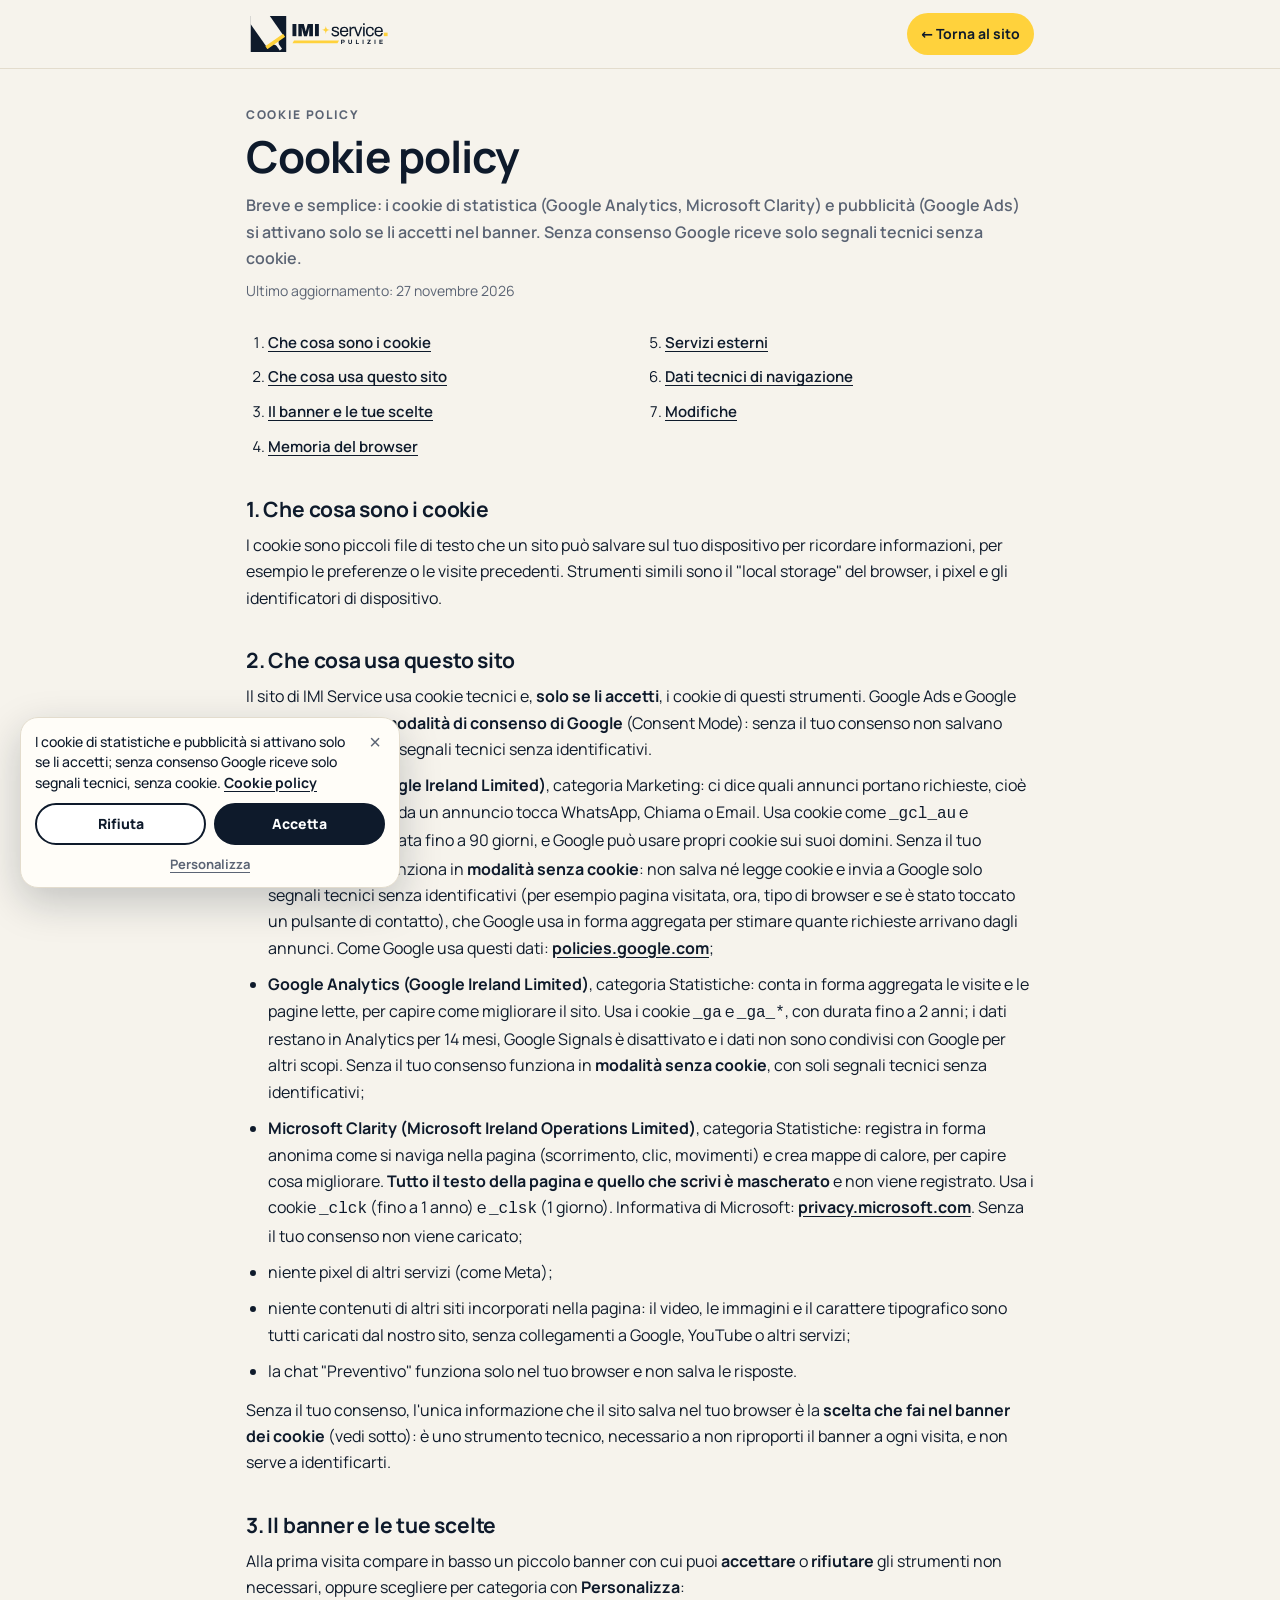
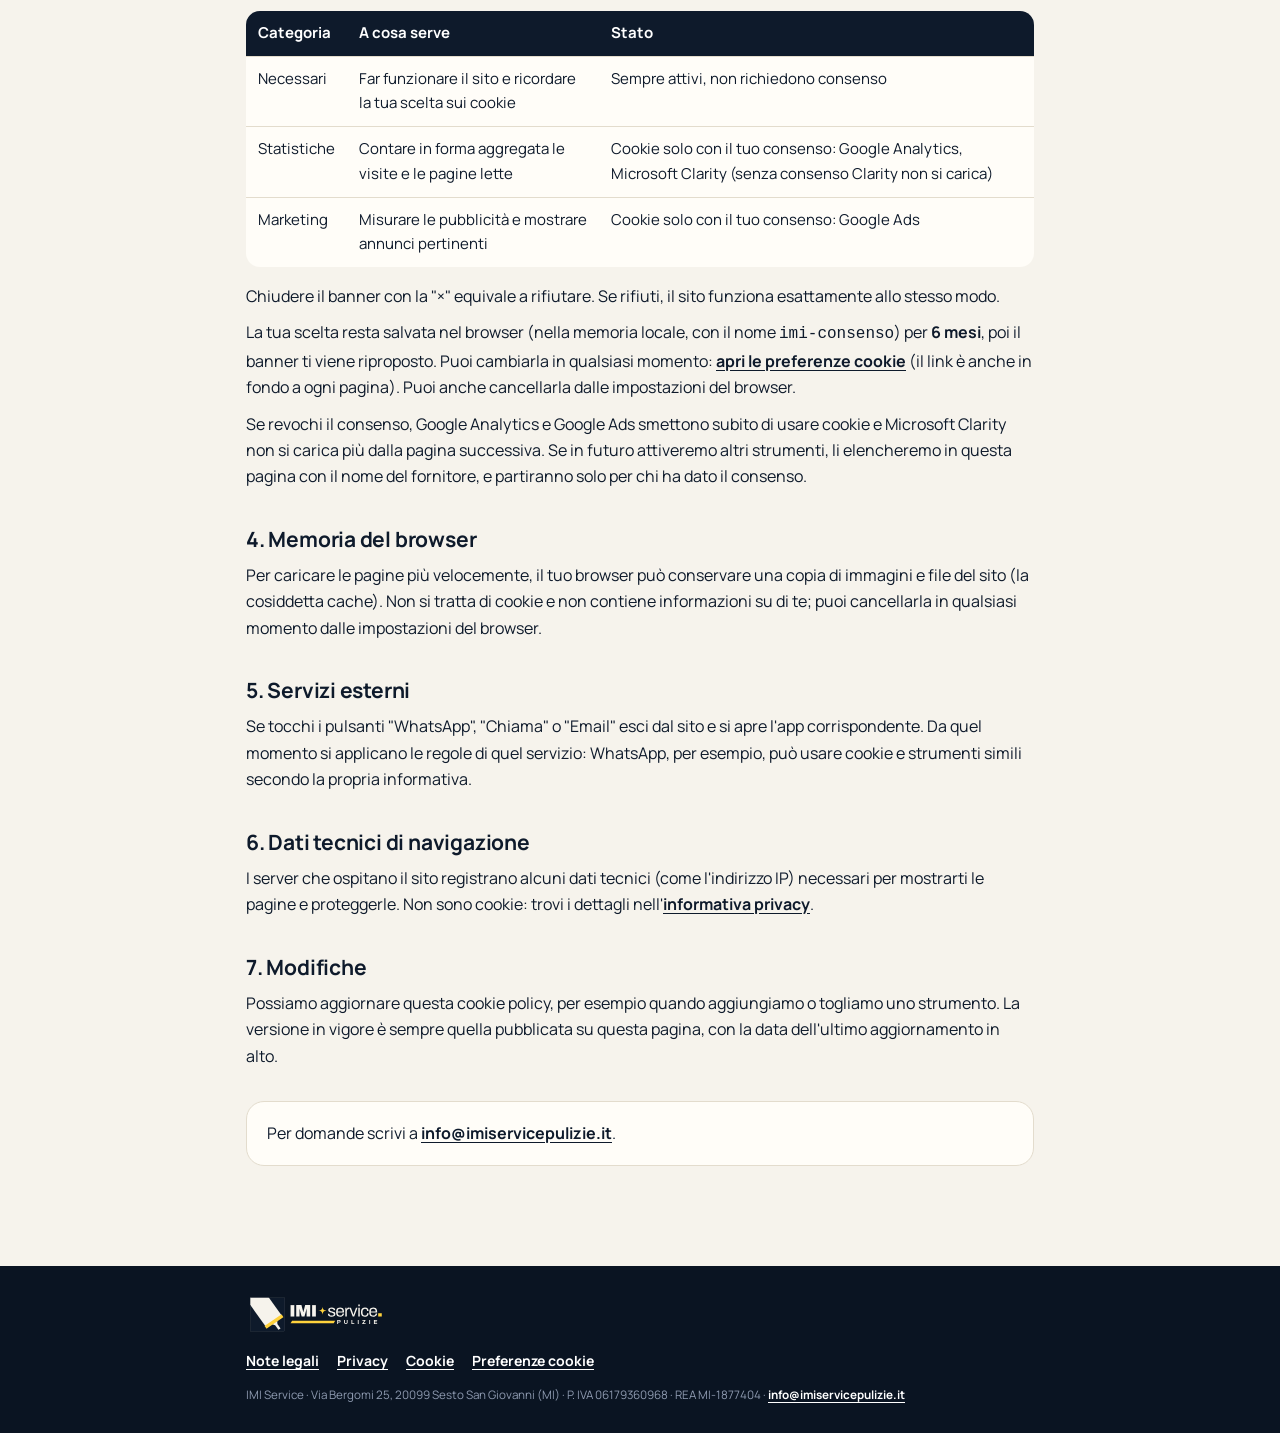
<file: cookie.html>
<!doctype html>
<html lang="it">
<head>
  <meta charset="utf-8">
  <!-- Tag Google (Google Ads + Google Analytics) con Consent Mode v2 avanzato: senza consenso nessun cookie,
       solo segnali anonimi; la scelta del banner la aggiorna assets/js/misura.js. ID anche in assets/js/config.js -->
  <script>
    window.dataLayer = window.dataLayer || [];
    function gtag(){dataLayer.push(arguments);}
    (function(){var c={};try{var v=JSON.parse(localStorage.getItem('imi-consenso'));if(v&&v.v===1&&Date.now()-v.data<15552e6)c=v;}catch(e){}
      var m=c.marketing?'granted':'denied',s=c.statistiche?'granted':'denied';
      gtag('consent','default',{ad_storage:m,ad_user_data:m,ad_personalization:m,analytics_storage:s,wait_for_update:500});})();
    gtag('set','ads_data_redaction',true);
    gtag('js', new Date());
    gtag('config', 'AW-18595507068');
    gtag('config', 'G-V21M676MHH');
  </script>
  <script async src="https://www.googletagmanager.com/gtag/js?id=AW-18595507068"></script>
  <meta name="viewport" content="width=device-width, initial-scale=1">
  <title>Cookie policy | IMI Service</title>
  <meta name="description" content="Cookie policy del sito di IMI Service: quali strumenti usa il sito, come funziona il banner e come cambiare le tue scelte.">
  <link rel="canonical" href="https://imiservicepulizie.it/cookie">
  <meta name="theme-color" content="#F6F3EC">
  <link rel="icon" href="assets/img/logo/simbolo.svg" type="image/svg+xml">
  <link rel="apple-touch-icon" href="assets/img/apple-touch-icon.png">
  <link rel="preload" as="font" type="font/woff2" href="assets/fonts/manrope-latin.woff2" crossorigin>
  <link rel="stylesheet" href="assets/css/legale.css">
  <script type="application/ld+json">{"@context": "https://schema.org", "@graph": [{"@type": "WebPage", "@id": "https://imiservicepulizie.it/cookie#pagina", "url": "https://imiservicepulizie.it/cookie", "name": "Cookie policy | IMI Service", "description": "Cookie policy del sito di IMI Service: quali strumenti usa il sito, come funziona il banner e come cambiare le tue scelte.", "inLanguage": "it-IT", "dateModified": "2026-11-27", "isPartOf": {"@id": "https://imiservicepulizie.it/#sito"}, "publisher": {"@id": "https://imiservicepulizie.it/#impresa"}}, {"@type": "BreadcrumbList", "itemListElement": [{"@type": "ListItem", "position": 1, "name": "Home", "item": "https://imiservicepulizie.it/"}, {"@type": "ListItem", "position": 2, "name": "Cookie policy", "item": "https://imiservicepulizie.it/cookie"}]}]}</script>
  <script src="assets/js/consenso.js" defer></script>
</head>
<body>
<header class="top"><div class="in">
  <a href="/" aria-label="IMI Service, torna alla home"><img src="assets/img/logo/logo.svg" alt="IMI service pulizie" width="150" height="48"></a>
  <a class="back" href="/">← Torna al sito</a>
</div></header>
<main>
  <p class="kicker">Cookie policy</p>
  <h1>Cookie policy</h1>
  <p class="lead">Breve e semplice: i cookie di statistica (Google Analytics, Microsoft Clarity) e pubblicità (Google Ads) si attivano solo se li accetti nel banner. Senza consenso Google riceve solo segnali tecnici senza cookie.</p>
  <p class="upd">Ultimo aggiornamento: 27 novembre 2026</p>
  <nav class="toc" aria-label="Indice"><ol><li><a href="#cosa">Che cosa sono i cookie</a></li><li><a href="#nostri">Che cosa usa questo sito</a></li><li><a href="#banner">Il banner e le tue scelte</a></li><li><a href="#cache">Memoria del browser</a></li><li><a href="#esterni">Servizi esterni</a></li><li><a href="#server">Dati tecnici di navigazione</a></li><li><a href="#modifiche">Modifiche</a></li></ol></nav>

  <h2 id="cosa">1. Che cosa sono i cookie</h2>
  <p>I cookie sono piccoli file di testo che un sito può salvare sul tuo dispositivo per ricordare informazioni, per esempio le preferenze o le visite precedenti. Strumenti simili sono il "local storage" del browser, i pixel e gli identificatori di dispositivo.</p>

  <h2 id="nostri">2. Che cosa usa questo sito</h2>
  <p>Il sito di IMI Service usa cookie tecnici e, <b>solo se li accetti</b>, i cookie di questi strumenti. Google Ads e Google Analytics usano la <b>modalità di consenso di Google</b> (Consent Mode): senza il tuo consenso non salvano cookie e inviano solo segnali tecnici senza identificativi.</p>
  <ul>
    <li><b>Google Ads (Google Ireland Limited)</b>, categoria Marketing: ci dice quali annunci portano richieste, cioè quando chi arriva da un annuncio tocca WhatsApp, Chiama o Email. Usa cookie come <code>_gcl_au</code> e <code>_gcl_aw</code>, con durata fino a 90 giorni, e Google può usare propri cookie sui suoi domini. Senza il tuo consenso il tag funziona in <b>modalità senza cookie</b>: non salva né legge cookie e invia a Google solo segnali tecnici senza identificativi (per esempio pagina visitata, ora, tipo di browser e se è stato toccato un pulsante di contatto), che Google usa in forma aggregata per stimare quante richieste arrivano dagli annunci. Come Google usa questi dati: <a href="https://policies.google.com/technologies/ads?hl=it" rel="noopener">policies.google.com</a>;</li>
    <li><b>Google Analytics (Google Ireland Limited)</b>, categoria Statistiche: conta in forma aggregata le visite e le pagine lette, per capire come migliorare il sito. Usa i cookie <code>_ga</code> e <code>_ga_*</code>, con durata fino a 2 anni; i dati restano in Analytics per 14 mesi, Google Signals è disattivato e i dati non sono condivisi con Google per altri scopi. Senza il tuo consenso funziona in <b>modalità senza cookie</b>, con soli segnali tecnici senza identificativi;</li>
    <li><b>Microsoft Clarity (Microsoft Ireland Operations Limited)</b>, categoria Statistiche: registra in forma anonima come si naviga nella pagina (scorrimento, clic, movimenti) e crea mappe di calore, per capire cosa migliorare. <b>Tutto il testo della pagina e quello che scrivi è mascherato</b> e non viene registrato. Usa i cookie <code>_clck</code> (fino a 1 anno) e <code>_clsk</code> (1 giorno). Informativa di Microsoft: <a href="https://privacy.microsoft.com/it-it/privacystatement" rel="noopener">privacy.microsoft.com</a>. Senza il tuo consenso non viene caricato;</li>
    <li>niente pixel di altri servizi (come Meta);</li>
    <li>niente contenuti di altri siti incorporati nella pagina: il video, le immagini e il carattere tipografico sono tutti caricati dal nostro sito, senza collegamenti a Google, YouTube o altri servizi;</li>
    <li>la chat "Preventivo" funziona solo nel tuo browser e non salva le risposte.</li>
  </ul>
  <p>Senza il tuo consenso, l'unica informazione che il sito salva nel tuo browser è la <b>scelta che fai nel banner dei cookie</b> (vedi sotto): è uno strumento tecnico, necessario a non riproporti il banner a ogni visita, e non serve a identificarti.</p>

  <h2 id="banner">3. Il banner e le tue scelte</h2>
  <p>Alla prima visita compare in basso un piccolo banner con cui puoi <b>accettare</b> o <b>rifiutare</b> gli strumenti non necessari, oppure scegliere per categoria con <b>Personalizza</b>:</p>
  <table>
    <thead><tr><th>Categoria</th><th>A cosa serve</th><th>Stato</th></tr></thead>
    <tbody>
      <tr><td data-l="Categoria">Necessari</td><td data-l="A cosa serve">Far funzionare il sito e ricordare la tua scelta sui cookie</td><td data-l="Stato">Sempre attivi, non richiedono consenso</td></tr>
      <tr><td data-l="Categoria">Statistiche</td><td data-l="A cosa serve">Contare in forma aggregata le visite e le pagine lette</td><td data-l="Stato">Cookie solo con il tuo consenso: Google Analytics, Microsoft Clarity (senza consenso Clarity non si carica)</td></tr>
      <tr><td data-l="Categoria">Marketing</td><td data-l="A cosa serve">Misurare le pubblicità e mostrare annunci pertinenti</td><td data-l="Stato">Cookie solo con il tuo consenso: Google Ads</td></tr>
    </tbody>
  </table>
  <p>Chiudere il banner con la "×" equivale a rifiutare. Se rifiuti, il sito funziona esattamente allo stesso modo.</p>
  <p>La tua scelta resta salvata nel browser (nella memoria locale, con il nome <code>imi-consenso</code>) per <b>6 mesi</b>, poi il banner ti viene riproposto. Puoi cambiarla in qualsiasi momento: <a href="/cookie" data-cookie-pref>apri le preferenze cookie</a> (il link è anche in fondo a ogni pagina). Puoi anche cancellarla dalle impostazioni del browser.</p>
  <p>Se revochi il consenso, Google Analytics e Google Ads smettono subito di usare cookie e Microsoft Clarity non si carica più dalla pagina successiva. Se in futuro attiveremo altri strumenti, li elencheremo in questa pagina con il nome del fornitore, e partiranno solo per chi ha dato il consenso.</p>

  <h2 id="cache">4. Memoria del browser</h2>
  <p>Per caricare le pagine più velocemente, il tuo browser può conservare una copia di immagini e file del sito (la cosiddetta cache). Non si tratta di cookie e non contiene informazioni su di te; puoi cancellarla in qualsiasi momento dalle impostazioni del browser.</p>

  <h2 id="esterni">5. Servizi esterni</h2>
  <p>Se tocchi i pulsanti "WhatsApp", "Chiama" o "Email" esci dal sito e si apre l'app corrispondente. Da quel momento si applicano le regole di quel servizio: WhatsApp, per esempio, può usare cookie e strumenti simili secondo la propria informativa.</p>

  <h2 id="server">6. Dati tecnici di navigazione</h2>
  <p>I server che ospitano il sito registrano alcuni dati tecnici (come l'indirizzo IP) necessari per mostrarti le pagine e proteggerle. Non sono cookie: trovi i dettagli nell'<a href="/privacy">informativa privacy</a>.</p>

  <h2 id="modifiche">7. Modifiche</h2>
  <p>Possiamo aggiornare questa cookie policy, per esempio quando aggiungiamo o togliamo uno strumento. La versione in vigore è sempre quella pubblicata su questa pagina, con la data dell'ultimo aggiornamento in alto.</p>

  <div class="box" style="margin-top:32px"><p>Per domande scrivi a <a href="mailto:info@imiservicepulizie.it">info@imiservicepulizie.it</a>.</p></div>

</main>
<footer><div class="in">
  <img src="assets/img/logo/logo-negativo.svg" alt="IMI service pulizie" width="140" height="45">
  <nav aria-label="Informazioni legali"><a href="/note-legali">Note legali</a><a href="/privacy">Privacy</a><a href="/cookie">Cookie</a><a href="/cookie" data-cookie-pref>Preferenze cookie</a></nav>
  <small>IMI Service · Via Bergomi 25, 20099 Sesto San Giovanni (MI) · P. IVA 06179360968 · REA MI-1877404 · <a href="mailto:info@imiservicepulizie.it">info@imiservicepulizie.it</a></small>
</div></footer>
</body>
</html>
</file>
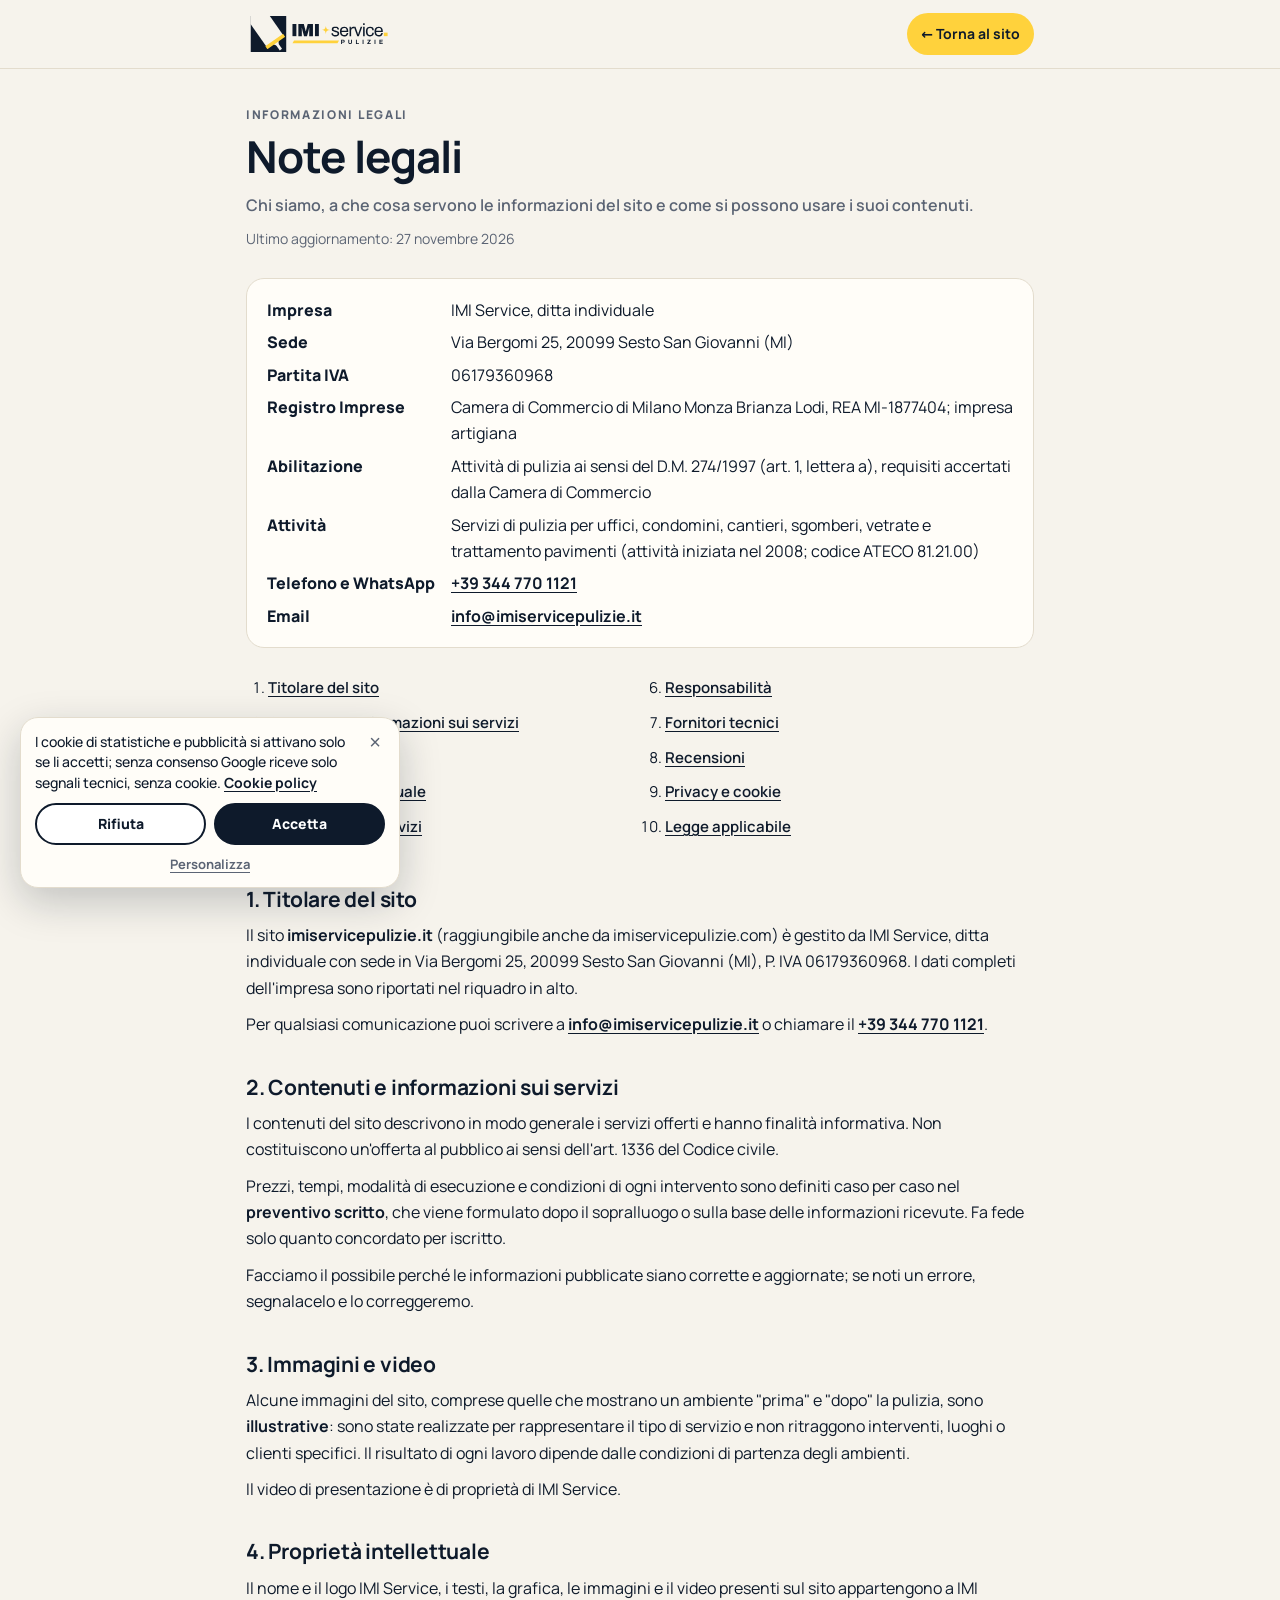
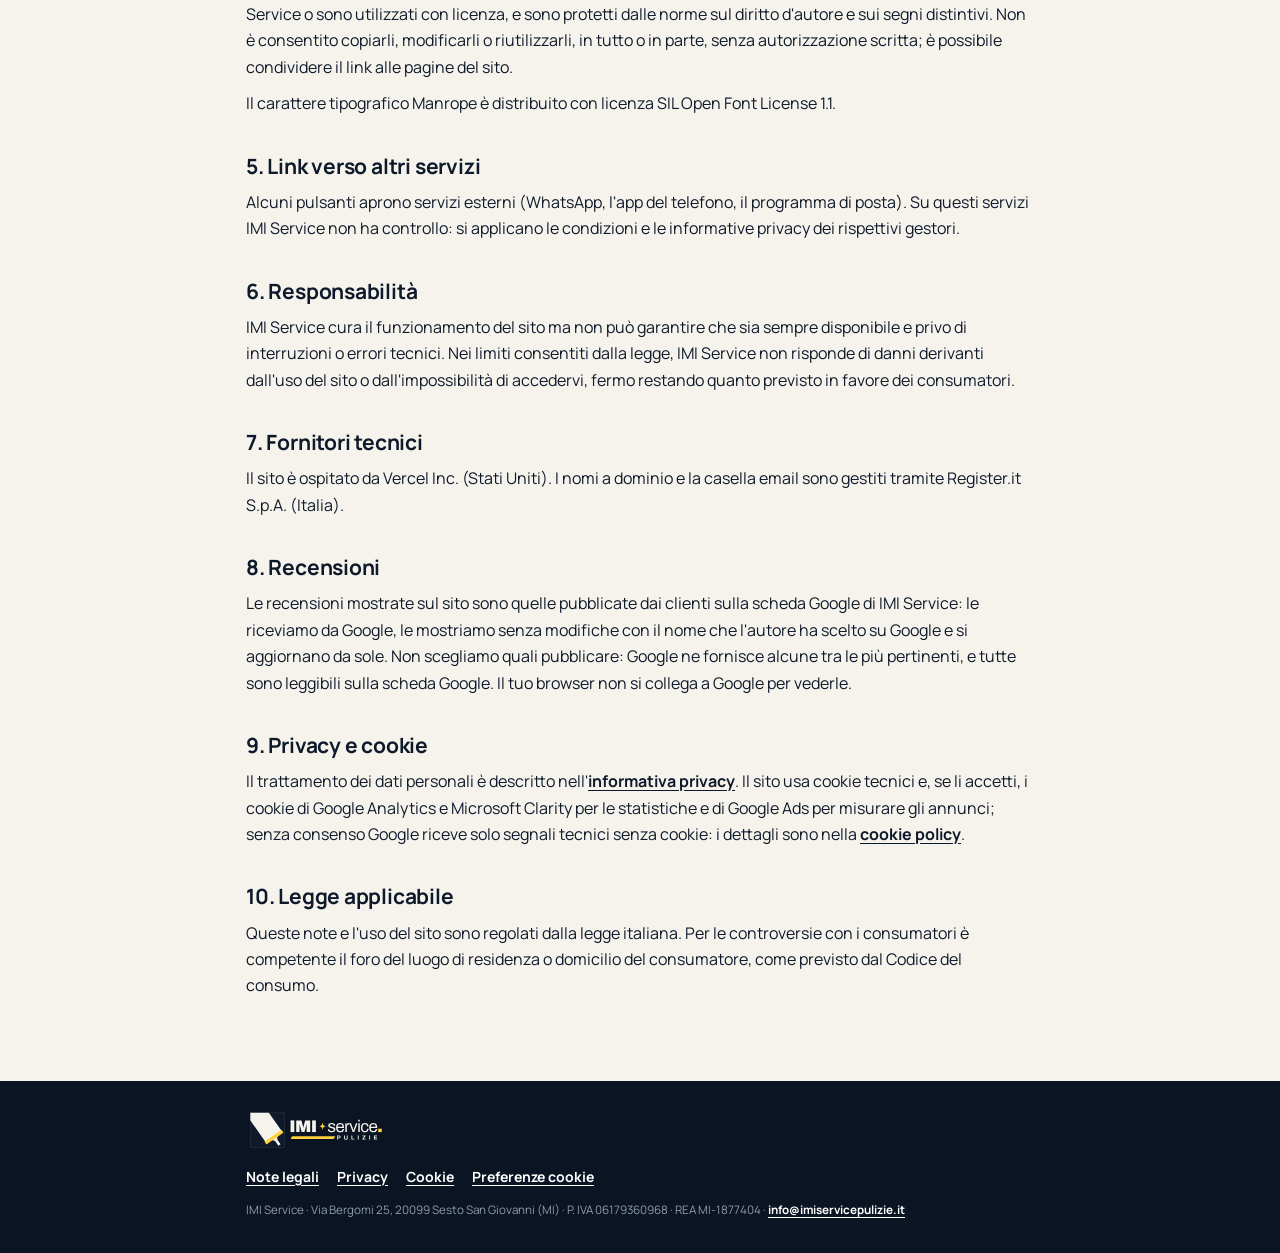
<file: note-legali.html>
<!doctype html>
<html lang="it">
<head>
  <meta charset="utf-8">
  <!-- Tag Google (Google Ads + Google Analytics) con Consent Mode v2 avanzato: senza consenso nessun cookie,
       solo segnali anonimi; la scelta del banner la aggiorna assets/js/misura.js. ID anche in assets/js/config.js -->
  <script>
    window.dataLayer = window.dataLayer || [];
    function gtag(){dataLayer.push(arguments);}
    (function(){var c={};try{var v=JSON.parse(localStorage.getItem('imi-consenso'));if(v&&v.v===1&&Date.now()-v.data<15552e6)c=v;}catch(e){}
      var m=c.marketing?'granted':'denied',s=c.statistiche?'granted':'denied';
      gtag('consent','default',{ad_storage:m,ad_user_data:m,ad_personalization:m,analytics_storage:s,wait_for_update:500});})();
    gtag('set','ads_data_redaction',true);
    gtag('js', new Date());
    gtag('config', 'AW-18595507068');
    gtag('config', 'G-V21M676MHH');
  </script>
  <script async src="https://www.googletagmanager.com/gtag/js?id=AW-18595507068"></script>
  <meta name="viewport" content="width=device-width, initial-scale=1">
  <title>Note legali | IMI Service</title>
  <meta name="description" content="Note legali del sito di IMI Service, impresa di pulizie a Sesto San Giovanni: dati dell'impresa, contenuti, immagini, proprietà intellettuale.">
  <link rel="canonical" href="https://imiservicepulizie.it/note-legali">
  <meta name="theme-color" content="#F6F3EC">
  <link rel="icon" href="assets/img/logo/simbolo.svg" type="image/svg+xml">
  <link rel="apple-touch-icon" href="assets/img/apple-touch-icon.png">
  <link rel="preload" as="font" type="font/woff2" href="assets/fonts/manrope-latin.woff2" crossorigin>
  <link rel="stylesheet" href="assets/css/legale.css">
  <script type="application/ld+json">{"@context": "https://schema.org", "@graph": [{"@type": "WebPage", "@id": "https://imiservicepulizie.it/note-legali#pagina", "url": "https://imiservicepulizie.it/note-legali", "name": "Note legali | IMI Service", "description": "Note legali del sito di IMI Service, impresa di pulizie a Sesto San Giovanni: dati dell'impresa, contenuti, immagini, proprietà intellettuale.", "inLanguage": "it-IT", "dateModified": "2026-11-27", "isPartOf": {"@id": "https://imiservicepulizie.it/#sito"}, "publisher": {"@id": "https://imiservicepulizie.it/#impresa"}}, {"@type": "BreadcrumbList", "itemListElement": [{"@type": "ListItem", "position": 1, "name": "Home", "item": "https://imiservicepulizie.it/"}, {"@type": "ListItem", "position": 2, "name": "Note legali", "item": "https://imiservicepulizie.it/note-legali"}]}]}</script>
  <script src="assets/js/consenso.js" defer></script>
</head>
<body>
<header class="top"><div class="in">
  <a href="/" aria-label="IMI Service, torna alla home"><img src="assets/img/logo/logo.svg" alt="IMI service pulizie" width="150" height="48"></a>
  <a class="back" href="/">← Torna al sito</a>
</div></header>
<main>
  <p class="kicker">Informazioni legali</p>
  <h1>Note legali</h1>
  <p class="lead">Chi siamo, a che cosa servono le informazioni del sito e come si possono usare i suoi contenuti.</p>
  <p class="upd">Ultimo aggiornamento: 27 novembre 2026</p>
  <div class="box"><dl>
    <dt>Impresa</dt><dd>IMI Service, ditta individuale</dd>
    <dt>Sede</dt><dd>Via Bergomi 25, 20099 Sesto San Giovanni (MI)</dd>
    <dt>Partita IVA</dt><dd>06179360968</dd>
    <dt>Registro Imprese</dt><dd>Camera di Commercio di Milano Monza Brianza Lodi, REA MI-1877404; impresa artigiana</dd>
    <dt>Abilitazione</dt><dd>Attività di pulizia ai sensi del D.M. 274/1997 (art. 1, lettera a), requisiti accertati dalla Camera di Commercio</dd>
    <dt>Attività</dt><dd>Servizi di pulizia per uffici, condomini, cantieri, sgomberi, vetrate e trattamento pavimenti (attività iniziata nel 2008; codice ATECO 81.21.00)</dd>
    <dt>Telefono e WhatsApp</dt><dd><a href="tel:+393447701121">+39 344 770 1121</a></dd>
    <dt>Email</dt><dd><a href="mailto:info@imiservicepulizie.it">info@imiservicepulizie.it</a></dd>
  </dl></div>
  <nav class="toc" aria-label="Indice"><ol><li><a href="#titolare">Titolare del sito</a></li><li><a href="#contenuti">Contenuti e informazioni sui servizi</a></li><li><a href="#immagini">Immagini e video</a></li><li><a href="#proprieta">Proprietà intellettuale</a></li><li><a href="#link">Link verso altri servizi</a></li><li><a href="#responsabilita">Responsabilità</a></li><li><a href="#hosting">Fornitori tecnici</a></li><li><a href="#recensioni">Recensioni</a></li><li><a href="#privacy">Privacy e cookie</a></li><li><a href="#legge">Legge applicabile</a></li></ol></nav>

  <h2 id="titolare">1. Titolare del sito</h2>
  <p>Il sito <b>imiservicepulizie.it</b> (raggiungibile anche da imiservicepulizie.com) è gestito da IMI Service, ditta individuale con sede in Via Bergomi 25, 20099 Sesto San Giovanni (MI), P. IVA 06179360968. I dati completi dell'impresa sono riportati nel riquadro in alto.</p>
  <p>Per qualsiasi comunicazione puoi scrivere a <a href="mailto:info@imiservicepulizie.it">info@imiservicepulizie.it</a> o chiamare il <a href="tel:+393447701121">+39 344 770 1121</a>.</p>

  <h2 id="contenuti">2. Contenuti e informazioni sui servizi</h2>
  <p>I contenuti del sito descrivono in modo generale i servizi offerti e hanno finalità informativa. Non costituiscono un'offerta al pubblico ai sensi dell'art. 1336 del Codice civile.</p>
  <p>Prezzi, tempi, modalità di esecuzione e condizioni di ogni intervento sono definiti caso per caso nel <b>preventivo scritto</b>, che viene formulato dopo il sopralluogo o sulla base delle informazioni ricevute. Fa fede solo quanto concordato per iscritto.</p>
  <p>Facciamo il possibile perché le informazioni pubblicate siano corrette e aggiornate; se noti un errore, segnalacelo e lo correggeremo.</p>

  <h2 id="immagini">3. Immagini e video</h2>
  <p>Alcune immagini del sito, comprese quelle che mostrano un ambiente "prima" e "dopo" la pulizia, sono <b>illustrative</b>: sono state realizzate per rappresentare il tipo di servizio e non ritraggono interventi, luoghi o clienti specifici. Il risultato di ogni lavoro dipende dalle condizioni di partenza degli ambienti.</p>
  <p>Il video di presentazione è di proprietà di IMI Service.</p>

  <h2 id="proprieta">4. Proprietà intellettuale</h2>
  <p>Il nome e il logo IMI Service, i testi, la grafica, le immagini e il video presenti sul sito appartengono a IMI Service o sono utilizzati con licenza, e sono protetti dalle norme sul diritto d'autore e sui segni distintivi. Non è consentito copiarli, modificarli o riutilizzarli, in tutto o in parte, senza autorizzazione scritta; è possibile condividere il link alle pagine del sito.</p>
  <p>Il carattere tipografico Manrope è distribuito con licenza SIL Open Font License 1.1.</p>

  <h2 id="link">5. Link verso altri servizi</h2>
  <p>Alcuni pulsanti aprono servizi esterni (WhatsApp, l'app del telefono, il programma di posta). Su questi servizi IMI Service non ha controllo: si applicano le condizioni e le informative privacy dei rispettivi gestori.</p>

  <h2 id="responsabilita">6. Responsabilità</h2>
  <p>IMI Service cura il funzionamento del sito ma non può garantire che sia sempre disponibile e privo di interruzioni o errori tecnici. Nei limiti consentiti dalla legge, IMI Service non risponde di danni derivanti dall'uso del sito o dall'impossibilità di accedervi, fermo restando quanto previsto in favore dei consumatori.</p>

  <h2 id="hosting">7. Fornitori tecnici</h2>
  <p>Il sito è ospitato da Vercel Inc. (Stati Uniti). I nomi a dominio e la casella email sono gestiti tramite Register.it S.p.A. (Italia).</p>

  <h2 id="recensioni">8. Recensioni</h2>
  <p>Le recensioni mostrate sul sito sono quelle pubblicate dai clienti sulla scheda Google di IMI Service: le riceviamo da Google, le mostriamo senza modifiche con il nome che l'autore ha scelto su Google e si aggiornano da sole. Non scegliamo quali pubblicare: Google ne fornisce alcune tra le più pertinenti, e tutte sono leggibili sulla scheda Google. Il tuo browser non si collega a Google per vederle.</p>

  <h2 id="privacy">9. Privacy e cookie</h2>
  <p>Il trattamento dei dati personali è descritto nell'<a href="/privacy">informativa privacy</a>. Il sito usa cookie tecnici e, se li accetti, i cookie di Google Analytics e Microsoft Clarity per le statistiche e di Google Ads per misurare gli annunci; senza consenso Google riceve solo segnali tecnici senza cookie: i dettagli sono nella <a href="/cookie">cookie policy</a>.</p>

  <h2 id="legge">10. Legge applicabile</h2>
  <p>Queste note e l'uso del sito sono regolati dalla legge italiana. Per le controversie con i consumatori è competente il foro del luogo di residenza o domicilio del consumatore, come previsto dal Codice del consumo.</p>

</main>
<footer><div class="in">
  <img src="assets/img/logo/logo-negativo.svg" alt="IMI service pulizie" width="140" height="45">
  <nav aria-label="Informazioni legali"><a href="/note-legali">Note legali</a><a href="/privacy">Privacy</a><a href="/cookie">Cookie</a><a href="/cookie" data-cookie-pref>Preferenze cookie</a></nav>
  <small>IMI Service · Via Bergomi 25, 20099 Sesto San Giovanni (MI) · P. IVA 06179360968 · REA MI-1877404 · <a href="mailto:info@imiservicepulizie.it">info@imiservicepulizie.it</a></small>
</div></footer>
</body>
</html>
</file>
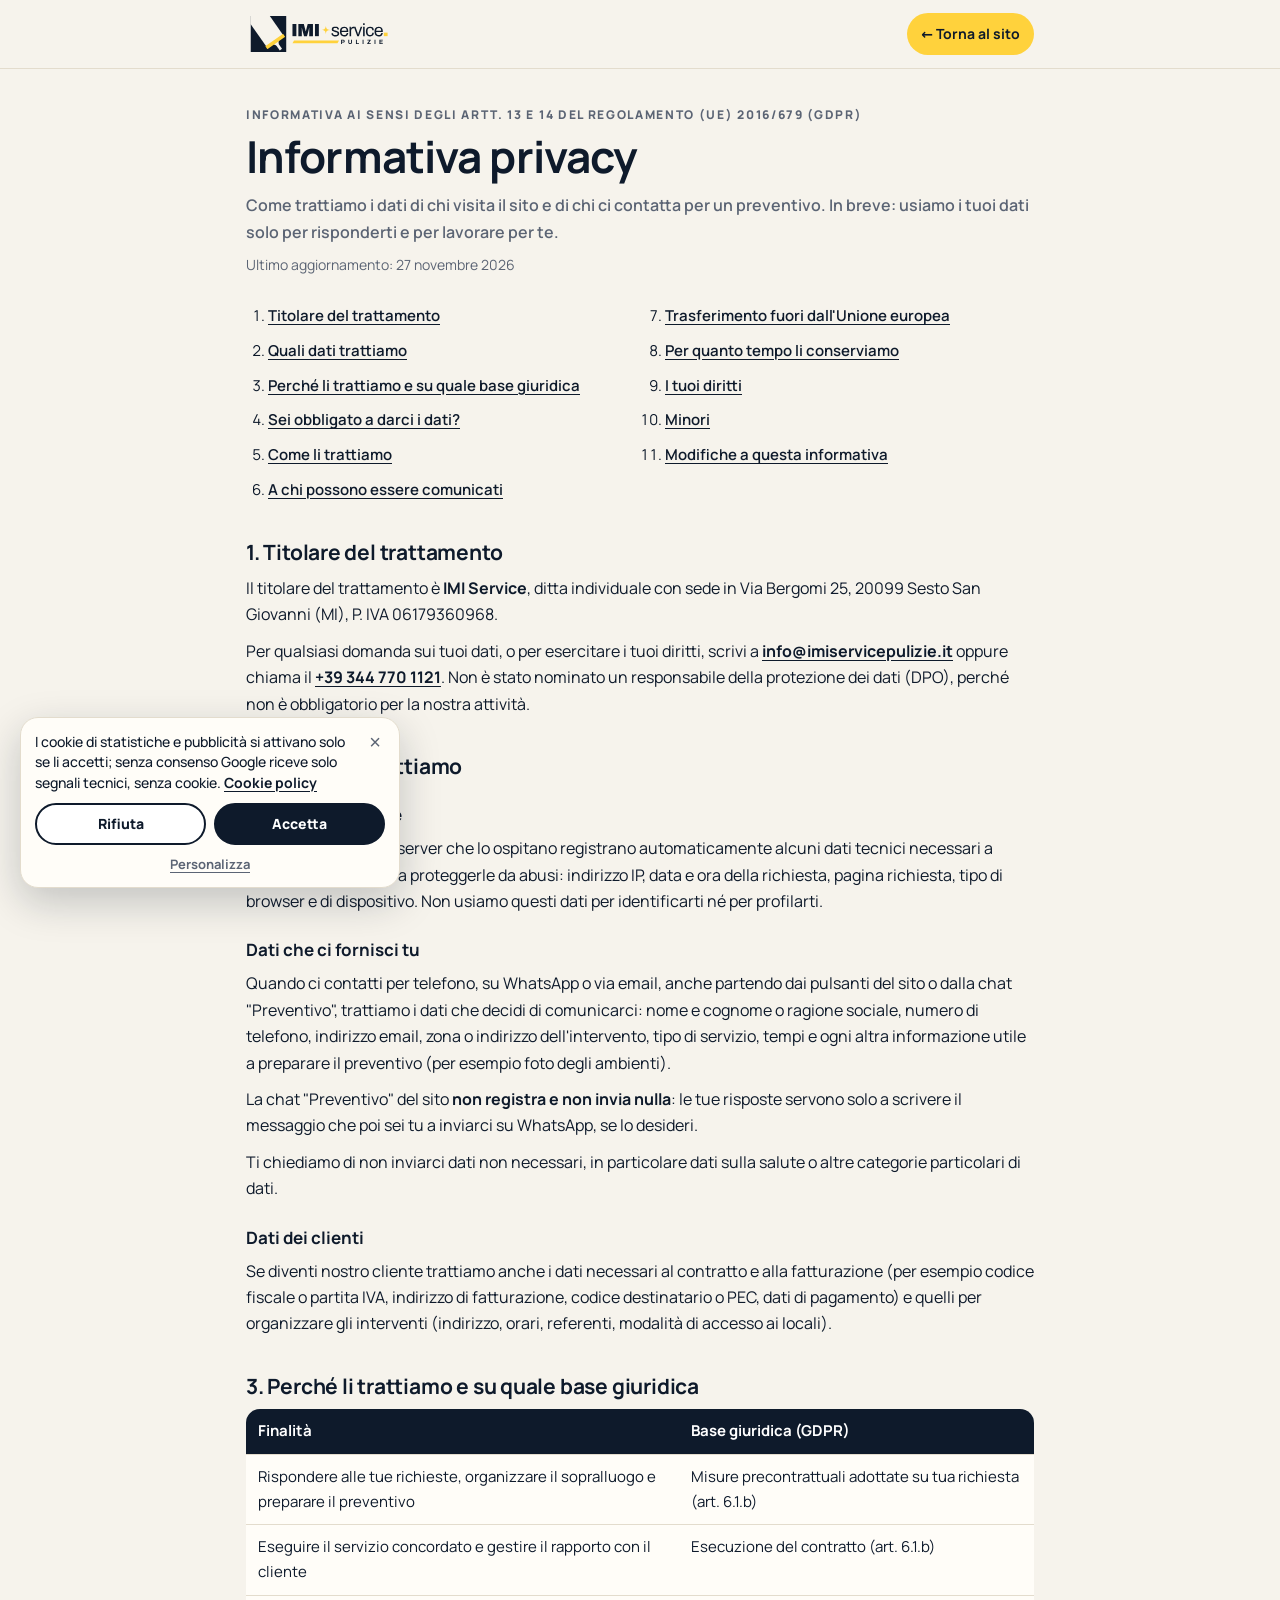
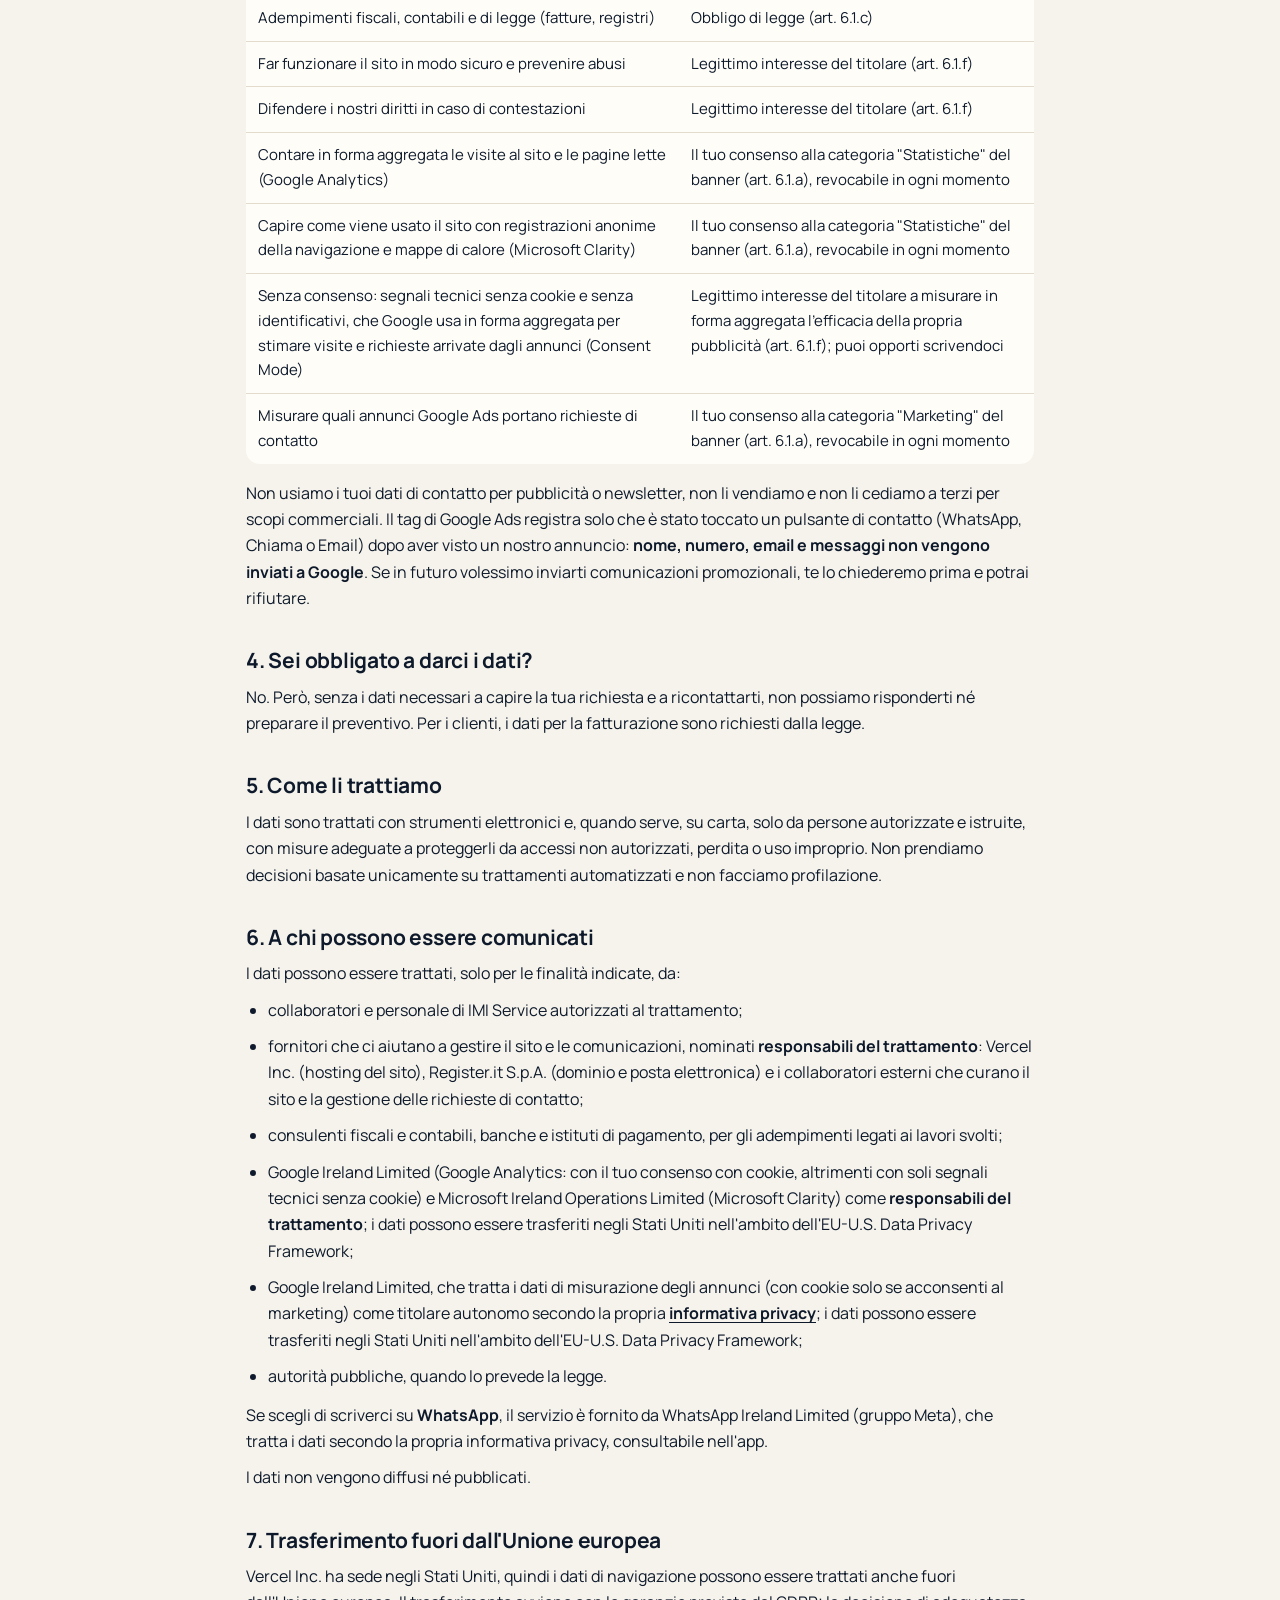
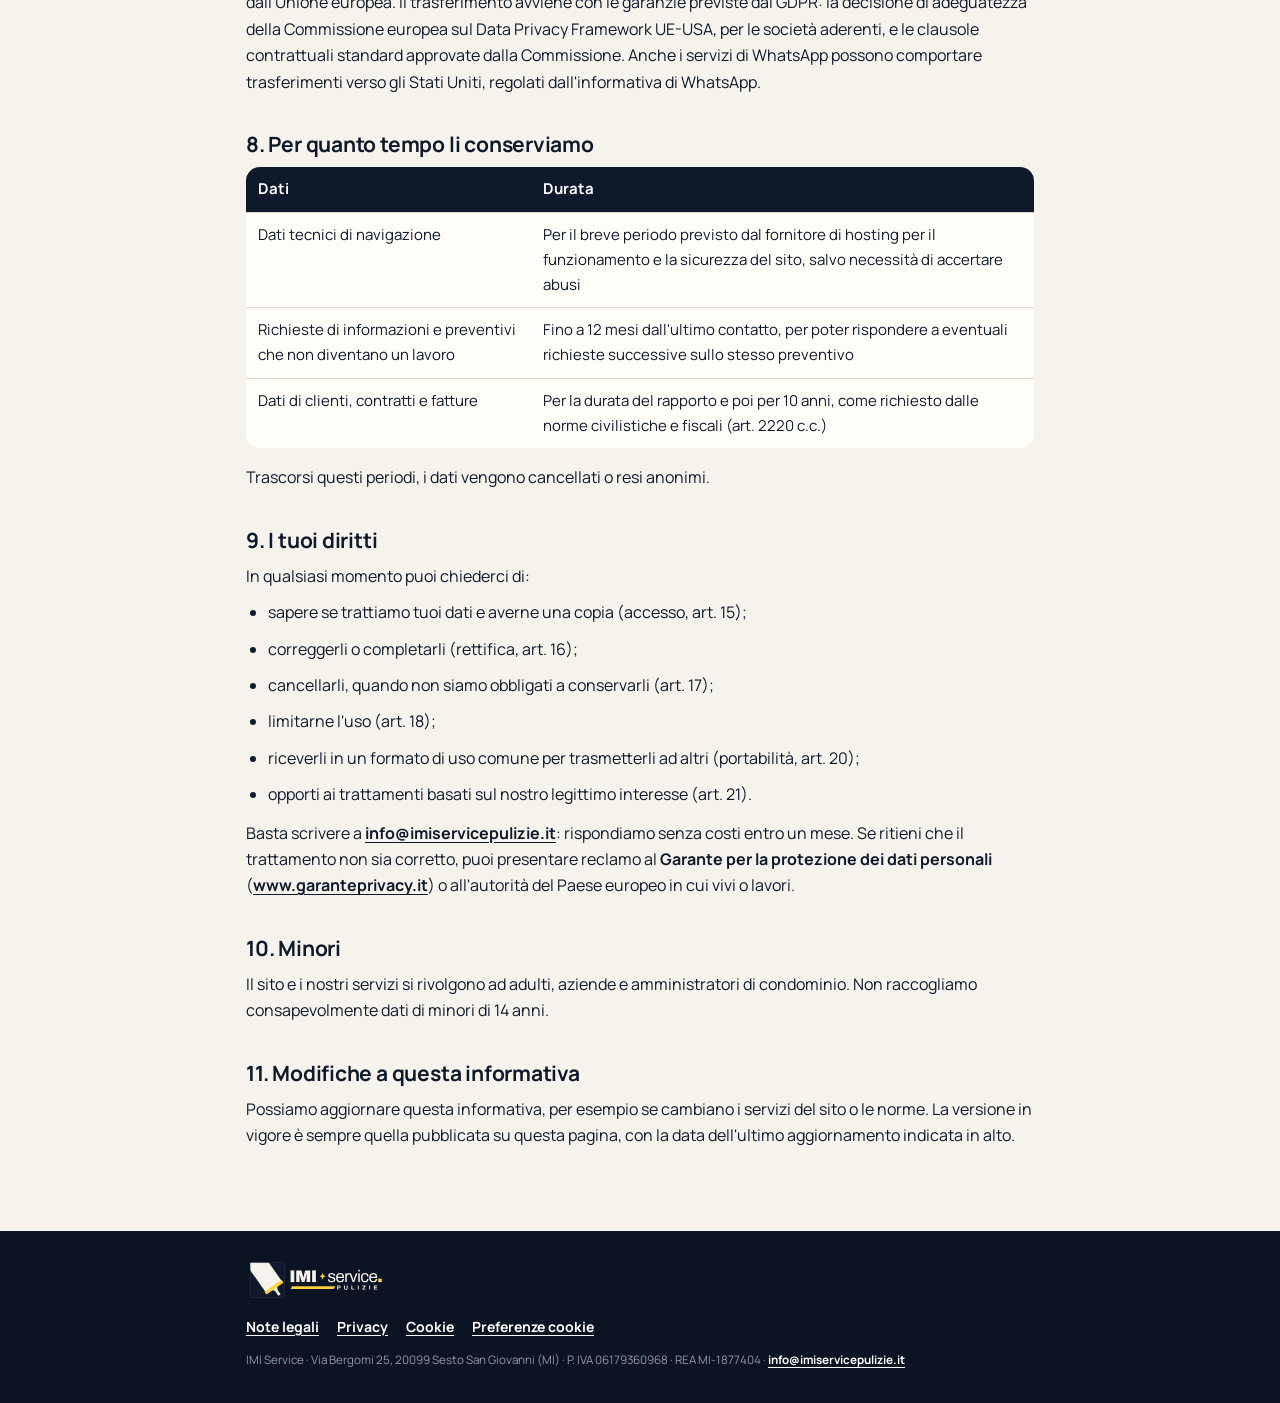
<file: privacy.html>
<!doctype html>
<html lang="it">
<head>
  <meta charset="utf-8">
  <!-- Tag Google (Google Ads + Google Analytics) con Consent Mode v2 avanzato: senza consenso nessun cookie,
       solo segnali anonimi; la scelta del banner la aggiorna assets/js/misura.js. ID anche in assets/js/config.js -->
  <script>
    window.dataLayer = window.dataLayer || [];
    function gtag(){dataLayer.push(arguments);}
    (function(){var c={};try{var v=JSON.parse(localStorage.getItem('imi-consenso'));if(v&&v.v===1&&Date.now()-v.data<15552e6)c=v;}catch(e){}
      var m=c.marketing?'granted':'denied',s=c.statistiche?'granted':'denied';
      gtag('consent','default',{ad_storage:m,ad_user_data:m,ad_personalization:m,analytics_storage:s,wait_for_update:500});})();
    gtag('set','ads_data_redaction',true);
    gtag('js', new Date());
    gtag('config', 'AW-18595507068');
    gtag('config', 'G-V21M676MHH');
  </script>
  <script async src="https://www.googletagmanager.com/gtag/js?id=AW-18595507068"></script>
  <meta name="viewport" content="width=device-width, initial-scale=1">
  <title>Privacy | IMI Service</title>
  <meta name="description" content="Informativa privacy del sito di IMI Service: quali dati trattiamo quando ci contatti, perché, per quanto tempo e quali sono i tuoi diritti.">
  <link rel="canonical" href="https://imiservicepulizie.it/privacy">
  <meta name="theme-color" content="#F6F3EC">
  <link rel="icon" href="assets/img/logo/simbolo.svg" type="image/svg+xml">
  <link rel="apple-touch-icon" href="assets/img/apple-touch-icon.png">
  <link rel="preload" as="font" type="font/woff2" href="assets/fonts/manrope-latin.woff2" crossorigin>
  <link rel="stylesheet" href="assets/css/legale.css">
  <script type="application/ld+json">{"@context": "https://schema.org", "@graph": [{"@type": "WebPage", "@id": "https://imiservicepulizie.it/privacy#pagina", "url": "https://imiservicepulizie.it/privacy", "name": "Privacy | IMI Service", "description": "Informativa privacy del sito di IMI Service: quali dati trattiamo quando ci contatti, perché, per quanto tempo e quali sono i tuoi diritti.", "inLanguage": "it-IT", "dateModified": "2026-11-27", "isPartOf": {"@id": "https://imiservicepulizie.it/#sito"}, "publisher": {"@id": "https://imiservicepulizie.it/#impresa"}}, {"@type": "BreadcrumbList", "itemListElement": [{"@type": "ListItem", "position": 1, "name": "Home", "item": "https://imiservicepulizie.it/"}, {"@type": "ListItem", "position": 2, "name": "Informativa privacy", "item": "https://imiservicepulizie.it/privacy"}]}]}</script>
  <script src="assets/js/consenso.js" defer></script>
</head>
<body>
<header class="top"><div class="in">
  <a href="/" aria-label="IMI Service, torna alla home"><img src="assets/img/logo/logo.svg" alt="IMI service pulizie" width="150" height="48"></a>
  <a class="back" href="/">← Torna al sito</a>
</div></header>
<main>
  <p class="kicker">Informativa ai sensi degli artt. 13 e 14 del Regolamento (UE) 2016/679 (GDPR)</p>
  <h1>Informativa privacy</h1>
  <p class="lead">Come trattiamo i dati di chi visita il sito e di chi ci contatta per un preventivo. In breve: usiamo i tuoi dati solo per risponderti e per lavorare per te.</p>
  <p class="upd">Ultimo aggiornamento: 27 novembre 2026</p>
  <nav class="toc" aria-label="Indice"><ol><li><a href="#titolare">Titolare del trattamento</a></li><li><a href="#dati">Quali dati trattiamo</a></li><li><a href="#finalita">Perché li trattiamo e su quale base giuridica</a></li><li><a href="#obbligo">Sei obbligato a darci i dati?</a></li><li><a href="#modalita">Come li trattiamo</a></li><li><a href="#destinatari">A chi possono essere comunicati</a></li><li><a href="#estero">Trasferimento fuori dall'Unione europea</a></li><li><a href="#conservazione">Per quanto tempo li conserviamo</a></li><li><a href="#diritti">I tuoi diritti</a></li><li><a href="#minori">Minori</a></li><li><a href="#modifiche">Modifiche a questa informativa</a></li></ol></nav>

  <h2 id="titolare">1. Titolare del trattamento</h2>
  <p>Il titolare del trattamento è <b>IMI Service</b>, ditta individuale con sede in Via Bergomi 25, 20099 Sesto San Giovanni (MI), P. IVA 06179360968.</p>
  <p>Per qualsiasi domanda sui tuoi dati, o per esercitare i tuoi diritti, scrivi a <a href="mailto:info@imiservicepulizie.it">info@imiservicepulizie.it</a> oppure chiama il <a href="tel:+393447701121">+39 344 770 1121</a>. Non è stato nominato un responsabile della protezione dei dati (DPO), perché non è obbligatorio per la nostra attività.</p>

  <h2 id="dati">2. Quali dati trattiamo</h2>
  <h3>Dati di navigazione</h3>
  <p>Quando visiti il sito, i server che lo ospitano registrano automaticamente alcuni dati tecnici necessari a mostrarti le pagine e a proteggerle da abusi: indirizzo IP, data e ora della richiesta, pagina richiesta, tipo di browser e di dispositivo. Non usiamo questi dati per identificarti né per profilarti.</p>
  <h3>Dati che ci fornisci tu</h3>
  <p>Quando ci contatti per telefono, su WhatsApp o via email, anche partendo dai pulsanti del sito o dalla chat "Preventivo", trattiamo i dati che decidi di comunicarci: nome e cognome o ragione sociale, numero di telefono, indirizzo email, zona o indirizzo dell'intervento, tipo di servizio, tempi e ogni altra informazione utile a preparare il preventivo (per esempio foto degli ambienti).</p>
  <p>La chat "Preventivo" del sito <b>non registra e non invia nulla</b>: le tue risposte servono solo a scrivere il messaggio che poi sei tu a inviarci su WhatsApp, se lo desideri.</p>
  <p>Ti chiediamo di non inviarci dati non necessari, in particolare dati sulla salute o altre categorie particolari di dati.</p>
  <h3>Dati dei clienti</h3>
  <p>Se diventi nostro cliente trattiamo anche i dati necessari al contratto e alla fatturazione (per esempio codice fiscale o partita IVA, indirizzo di fatturazione, codice destinatario o PEC, dati di pagamento) e quelli per organizzare gli interventi (indirizzo, orari, referenti, modalità di accesso ai locali).</p>

  <h2 id="finalita">3. Perché li trattiamo e su quale base giuridica</h2>
  <table>
    <thead><tr><th>Finalità</th><th>Base giuridica (GDPR)</th></tr></thead>
    <tbody>
      <tr><td data-l="Finalità">Rispondere alle tue richieste, organizzare il sopralluogo e preparare il preventivo</td><td data-l="Base giuridica">Misure precontrattuali adottate su tua richiesta (art. 6.1.b)</td></tr>
      <tr><td data-l="Finalità">Eseguire il servizio concordato e gestire il rapporto con il cliente</td><td data-l="Base giuridica">Esecuzione del contratto (art. 6.1.b)</td></tr>
      <tr><td data-l="Finalità">Adempimenti fiscali, contabili e di legge (fatture, registri)</td><td data-l="Base giuridica">Obbligo di legge (art. 6.1.c)</td></tr>
      <tr><td data-l="Finalità">Far funzionare il sito in modo sicuro e prevenire abusi</td><td data-l="Base giuridica">Legittimo interesse del titolare (art. 6.1.f)</td></tr>
      <tr><td data-l="Finalità">Difendere i nostri diritti in caso di contestazioni</td><td data-l="Base giuridica">Legittimo interesse del titolare (art. 6.1.f)</td></tr>
      <tr><td data-l="Finalità">Contare in forma aggregata le visite al sito e le pagine lette (Google Analytics)</td><td data-l="Base giuridica">Il tuo consenso alla categoria "Statistiche" del banner (art. 6.1.a), revocabile in ogni momento</td></tr>
      <tr><td data-l="Finalità">Capire come viene usato il sito con registrazioni anonime della navigazione e mappe di calore (Microsoft Clarity)</td><td data-l="Base giuridica">Il tuo consenso alla categoria "Statistiche" del banner (art. 6.1.a), revocabile in ogni momento</td></tr>
      <tr><td data-l="Finalità">Senza consenso: segnali tecnici senza cookie e senza identificativi, che Google usa in forma aggregata per stimare visite e richieste arrivate dagli annunci (Consent Mode)</td><td data-l="Base giuridica">Legittimo interesse del titolare a misurare in forma aggregata l'efficacia della propria pubblicità (art. 6.1.f); puoi opporti scrivendoci</td></tr>
      <tr><td data-l="Finalità">Misurare quali annunci Google Ads portano richieste di contatto</td><td data-l="Base giuridica">Il tuo consenso alla categoria "Marketing" del banner (art. 6.1.a), revocabile in ogni momento</td></tr>
    </tbody>
  </table>
  <p>Non usiamo i tuoi dati di contatto per pubblicità o newsletter, non li vendiamo e non li cediamo a terzi per scopi commerciali. Il tag di Google Ads registra solo che è stato toccato un pulsante di contatto (WhatsApp, Chiama o Email) dopo aver visto un nostro annuncio: <b>nome, numero, email e messaggi non vengono inviati a Google</b>. Se in futuro volessimo inviarti comunicazioni promozionali, te lo chiederemo prima e potrai rifiutare.</p>

  <h2 id="obbligo">4. Sei obbligato a darci i dati?</h2>
  <p>No. Però, senza i dati necessari a capire la tua richiesta e a ricontattarti, non possiamo risponderti né preparare il preventivo. Per i clienti, i dati per la fatturazione sono richiesti dalla legge.</p>

  <h2 id="modalita">5. Come li trattiamo</h2>
  <p>I dati sono trattati con strumenti elettronici e, quando serve, su carta, solo da persone autorizzate e istruite, con misure adeguate a proteggerli da accessi non autorizzati, perdita o uso improprio. Non prendiamo decisioni basate unicamente su trattamenti automatizzati e non facciamo profilazione.</p>

  <h2 id="destinatari">6. A chi possono essere comunicati</h2>
  <p>I dati possono essere trattati, solo per le finalità indicate, da:</p>
  <ul>
    <li>collaboratori e personale di IMI Service autorizzati al trattamento;</li>
    <li>fornitori che ci aiutano a gestire il sito e le comunicazioni, nominati <b>responsabili del trattamento</b>: Vercel Inc. (hosting del sito), Register.it S.p.A. (dominio e posta elettronica) e i collaboratori esterni che curano il sito e la gestione delle richieste di contatto;</li>
    <li>consulenti fiscali e contabili, banche e istituti di pagamento, per gli adempimenti legati ai lavori svolti;</li>
    <li>Google Ireland Limited (Google Analytics: con il tuo consenso con cookie, altrimenti con soli segnali tecnici senza cookie) e Microsoft Ireland Operations Limited (Microsoft Clarity) come <b>responsabili del trattamento</b>; i dati possono essere trasferiti negli Stati Uniti nell'ambito dell'EU-U.S. Data Privacy Framework;</li>
    <li>Google Ireland Limited, che tratta i dati di misurazione degli annunci (con cookie solo se acconsenti al marketing) come titolare autonomo secondo la propria <a href="https://policies.google.com/privacy?hl=it" rel="noopener">informativa privacy</a>; i dati possono essere trasferiti negli Stati Uniti nell'ambito dell'EU-U.S. Data Privacy Framework;</li>
    <li>autorità pubbliche, quando lo prevede la legge.</li>
  </ul>
  <p>Se scegli di scriverci su <b>WhatsApp</b>, il servizio è fornito da WhatsApp Ireland Limited (gruppo Meta), che tratta i dati secondo la propria informativa privacy, consultabile nell'app.</p>
  <p>I dati non vengono diffusi né pubblicati.</p>

  <h2 id="estero">7. Trasferimento fuori dall'Unione europea</h2>
  <p>Vercel Inc. ha sede negli Stati Uniti, quindi i dati di navigazione possono essere trattati anche fuori dall'Unione europea. Il trasferimento avviene con le garanzie previste dal GDPR: la decisione di adeguatezza della Commissione europea sul Data Privacy Framework UE-USA, per le società aderenti, e le clausole contrattuali standard approvate dalla Commissione. Anche i servizi di WhatsApp possono comportare trasferimenti verso gli Stati Uniti, regolati dall'informativa di WhatsApp.</p>

  <h2 id="conservazione">8. Per quanto tempo li conserviamo</h2>
  <table>
    <thead><tr><th>Dati</th><th>Durata</th></tr></thead>
    <tbody>
      <tr><td data-l="Dati">Dati tecnici di navigazione</td><td data-l="Durata">Per il breve periodo previsto dal fornitore di hosting per il funzionamento e la sicurezza del sito, salvo necessità di accertare abusi</td></tr>
      <tr><td data-l="Dati">Richieste di informazioni e preventivi che non diventano un lavoro</td><td data-l="Durata">Fino a 12 mesi dall'ultimo contatto, per poter rispondere a eventuali richieste successive sullo stesso preventivo</td></tr>
      <tr><td data-l="Dati">Dati di clienti, contratti e fatture</td><td data-l="Durata">Per la durata del rapporto e poi per 10 anni, come richiesto dalle norme civilistiche e fiscali (art. 2220 c.c.)</td></tr>
    </tbody>
  </table>
  <p>Trascorsi questi periodi, i dati vengono cancellati o resi anonimi.</p>

  <h2 id="diritti">9. I tuoi diritti</h2>
  <p>In qualsiasi momento puoi chiederci di:</p>
  <ul>
    <li>sapere se trattiamo tuoi dati e averne una copia (accesso, art. 15);</li>
    <li>correggerli o completarli (rettifica, art. 16);</li>
    <li>cancellarli, quando non siamo obbligati a conservarli (art. 17);</li>
    <li>limitarne l'uso (art. 18);</li>
    <li>riceverli in un formato di uso comune per trasmetterli ad altri (portabilità, art. 20);</li>
    <li>opporti ai trattamenti basati sul nostro legittimo interesse (art. 21).</li>
  </ul>
  <p>Basta scrivere a <a href="mailto:info@imiservicepulizie.it">info@imiservicepulizie.it</a>: rispondiamo senza costi entro un mese. Se ritieni che il trattamento non sia corretto, puoi presentare reclamo al <b>Garante per la protezione dei dati personali</b> (<a href="https://www.garanteprivacy.it" rel="noopener">www.garanteprivacy.it</a>) o all'autorità del Paese europeo in cui vivi o lavori.</p>

  <h2 id="minori">10. Minori</h2>
  <p>Il sito e i nostri servizi si rivolgono ad adulti, aziende e amministratori di condominio. Non raccogliamo consapevolmente dati di minori di 14 anni.</p>

  <h2 id="modifiche">11. Modifiche a questa informativa</h2>
  <p>Possiamo aggiornare questa informativa, per esempio se cambiano i servizi del sito o le norme. La versione in vigore è sempre quella pubblicata su questa pagina, con la data dell'ultimo aggiornamento indicata in alto.</p>

</main>
<footer><div class="in">
  <img src="assets/img/logo/logo-negativo.svg" alt="IMI service pulizie" width="140" height="45">
  <nav aria-label="Informazioni legali"><a href="/note-legali">Note legali</a><a href="/privacy">Privacy</a><a href="/cookie">Cookie</a><a href="/cookie" data-cookie-pref>Preferenze cookie</a></nav>
  <small>IMI Service · Via Bergomi 25, 20099 Sesto San Giovanni (MI) · P. IVA 06179360968 · REA MI-1877404 · <a href="mailto:info@imiservicepulizie.it">info@imiservicepulizie.it</a></small>
</div></footer>
</body>
</html>
</file>
<file: assets/css/legale.css>
/* Pagine legali (note legali, privacy, cookie): stesso carattere e colori del sito */
@font-face { font-family: "Manrope"; font-style: normal; font-weight: 200 800; font-display: swap; src: url(../fonts/manrope-latin.woff2) format("woff2");
  unicode-range: U+0000-00FF,U+0131,U+0152-0153,U+02BB-02BC,U+02C6,U+02DA,U+02DC,U+0304,U+0308,U+0329,U+2000-206F,U+20AC,U+2122,U+2191,U+2193,U+2212,U+2215,U+FEFF,U+FFFD; }
@font-face { font-family: "Manrope"; font-style: normal; font-weight: 200 800; font-display: swap; src: url(../fonts/manrope-latin-ext.woff2) format("woff2");
  unicode-range: U+0100-02BA,U+02BD-02C5,U+02C7-02CC,U+02CE-02D7,U+02DD-02FF,U+0304,U+0308,U+0329,U+1D00-1DBF,U+1E00-1E9F,U+1EF2-1EFF,U+2020,U+20A0-20AB,U+20AD-20C0,U+2113,U+2C60-2C7F,U+A720-A7FF; }
:root { --navy: #0E1A2B; --navy-2: #0A1422; --cream: #F6F3EC; --paper: #FFFDF8; --yellow: #FFD23C; --muted: #5B6474; --line: #E3DCCD; }
* { box-sizing: border-box; }
html { -webkit-text-size-adjust: 100%; }
body { margin: 0; font-family: "Manrope", system-ui, -apple-system, "Segoe UI", sans-serif; color: var(--navy); background: var(--cream); line-height: 1.65; font-size: 16px; -webkit-font-smoothing: antialiased; }
.top { position: sticky; top: 0; z-index: 5; background: rgba(246, 243, 236, .94); backdrop-filter: blur(8px); border-bottom: 1px solid var(--line); }
.top .in { max-width: 820px; margin: 0 auto; padding: 10px 16px; display: flex; align-items: center; justify-content: space-between; gap: 12px; }
.top img { height: 48px; width: auto; display: block; }
.top a.back { font-weight: 700; font-size: 14px; color: var(--navy); text-decoration: none; background: var(--yellow); padding: 9px 14px; border-radius: 999px; white-space: nowrap; }
main { max-width: 820px; margin: 0 auto; padding: 36px 16px 72px; }
.kicker { font-size: 12px; font-weight: 800; letter-spacing: .14em; text-transform: uppercase; color: var(--muted); margin: 0 0 8px; }
h1 { font-size: clamp(30px, 6vw, 44px); line-height: 1.08; letter-spacing: -.02em; margin: 0 0 12px; text-wrap: balance; }
.lead { color: var(--muted); font-weight: 600; margin: 0 0 8px; }
.upd { font-size: 14px; color: var(--muted); margin: 0 0 28px; }
.box { background: var(--paper); border: 1px solid var(--line); border-radius: 18px; padding: 18px 20px; margin: 0 0 28px; }
.box p { margin: 0; }
.box dl { margin: 0; display: grid; grid-template-columns: max-content 1fr; gap: 6px 16px; }
.box dt { font-weight: 800; }
.box dd { margin: 0; overflow-wrap: anywhere; }
@media (max-width: 520px) { .box dl { grid-template-columns: 1fr; gap: 0; } .box dd { margin-bottom: 8px; } }
nav.toc { margin: 0 0 32px; }
nav.toc ol { margin: 0; padding-left: 22px; columns: 2; column-gap: 28px; font-size: 15px; }
@media (max-width: 620px) { nav.toc ol { columns: 1; } }
nav.toc a { color: var(--navy); font-weight: 600; }
h2 { font-size: 21px; line-height: 1.25; letter-spacing: -.01em; margin: 36px 0 10px; scroll-margin-top: 84px; }
h3 { font-size: 17px; margin: 22px 0 6px; }
p, li { margin: 0 0 10px; }
ul { padding-left: 22px; margin: 0 0 12px; }
a { color: var(--navy); font-weight: 700; text-underline-offset: 3px; }
table { width: 100%; border-collapse: collapse; margin: 6px 0 16px; font-size: 15px; background: var(--paper); border-radius: 14px; overflow: hidden; }
th, td { text-align: left; vertical-align: top; padding: 10px 12px; border-bottom: 1px solid var(--line); }
th { background: var(--navy); color: #fff; font-weight: 700; }
tr:last-child td { border-bottom: 0; }
@media (max-width: 620px) {
  table, thead, tbody, tr, th, td { display: block; }
  thead { display: none; }
  tr { border-bottom: 1px solid var(--line); padding: 8px 0; }
  td { border: 0; padding: 4px 12px; }
  td::before { content: attr(data-l); display: block; font-size: 12px; font-weight: 800; letter-spacing: .06em; text-transform: uppercase; color: var(--muted); }
}
footer { background: var(--navy-2); color: #cfd6e2; font-size: 14px; }
footer .in { max-width: 820px; margin: 0 auto; padding: 26px 16px 34px; display: flex; flex-direction: column; gap: 12px; }
footer img { width: 140px; height: auto; }
footer a { color: #fff; }
footer nav { display: flex; flex-wrap: wrap; gap: 6px 18px; }
footer small { color: #8e9ab0; }
</file>
